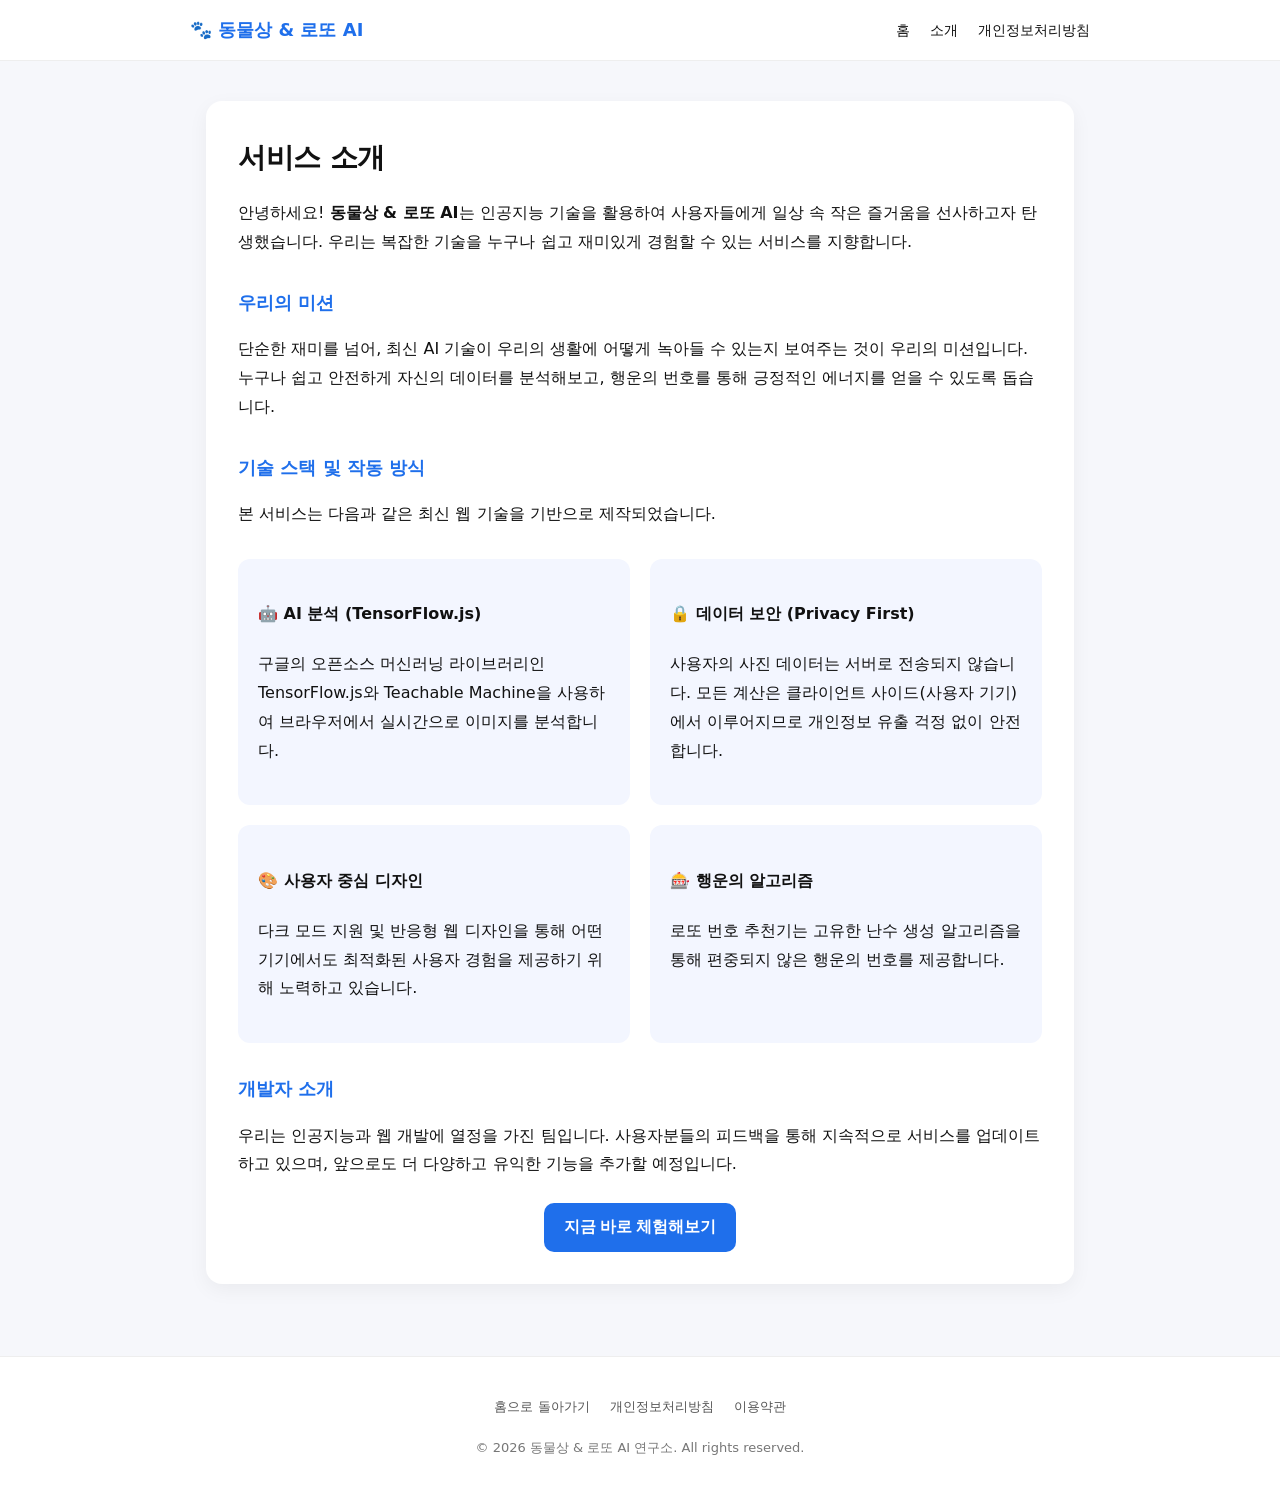
<file: about.html>
<!doctype html>
<html lang="ko">
<head>
  <!-- Google tag (gtag.js) -->
  <script async src="https://www.googletagmanager.com/gtag/js?id=G-LR6Z3DW0JQ"></script>
  <script>
    window.dataLayer = window.dataLayer || [];
    function gtag(){dataLayer.push(arguments);}
    gtag('js', new Date());

    gtag('config', 'G-LR6Z3DW0JQ');
  </script>
  <script type="text/javascript">
    (function(c,l,a,r,i,t,y){
        c[a]=c[a]||function(){(c[a].q=c[a].q||[]).push(arguments)};
        t=l.createElement(r);t.async=1;t.src="https://www.clarity.ms/tag/"+i;
        y=l.getElementsByTagName(r)[0];y.parentNode.insertBefore(t,y);
    })(window, document, "clarity", "script", "vo048apduf");
  </script>
  <meta charset="utf-8" />
  <meta name="viewport" content="width=device-width,initial-scale=1" />
  <title>서비스 소개 - 동물상 & 로또 AI</title>
  <link rel="stylesheet" href="style.css">
  <style>
    .about-content {
      line-height: 1.8;
      text-align: left;
    }
    .about-content h3 {
      margin-top: 30px;
      color: var(--btn-bg);
    }
    .about-content p {
      margin-bottom: 20px;
    }
    .features-list {
      display: grid;
      grid-template-columns: 1fr 1fr;
      gap: 20px;
      margin-top: 30px;
    }
    .feature-item {
      background: var(--set-bg);
      padding: 20px;
      border-radius: 12px;
    }
    @media (max-width: 600px) {
      .features-list { grid-template-columns: 1fr; }
    }
  </style>
</head>
<body>
  <header>
    <div class="nav-container">
      <a href="/" class="logo">🐾 동물상 & 로또 AI</a>
      <nav class="nav-links">
        <a href="/">홈</a>
        <a href="about.html">소개</a>
        <a href="privacy-policy.html">개인정보처리방침</a>
      </nav>
    </div>
  </header>

  <div class="wrap">
    <div class="card about-content">
      <h1>서비스 소개</h1>
      <p>안녕하세요! <strong>동물상 & 로또 AI</strong>는 인공지능 기술을 활용하여 사용자들에게 일상 속 작은 즐거움을 선사하고자 탄생했습니다. 우리는 복잡한 기술을 누구나 쉽고 재미있게 경험할 수 있는 서비스를 지향합니다.</p>

      <h3>우리의 미션</h3>
      <p>단순한 재미를 넘어, 최신 AI 기술이 우리의 생활에 어떻게 녹아들 수 있는지 보여주는 것이 우리의 미션입니다. 누구나 쉽고 안전하게 자신의 데이터를 분석해보고, 행운의 번호를 통해 긍정적인 에너지를 얻을 수 있도록 돕습니다.</p>

      <h3>기술 스택 및 작동 방식</h3>
      <p>본 서비스는 다음과 같은 최신 웹 기술을 기반으로 제작되었습니다.</p>
      <div class="features-list">
        <div class="feature-item">
          <h4>🤖 AI 분석 (TensorFlow.js)</h4>
          <p>구글의 오픈소스 머신러닝 라이브러리인 TensorFlow.js와 Teachable Machine을 사용하여 브라우저에서 실시간으로 이미지를 분석합니다.</p>
        </div>
        <div class="feature-item">
          <h4>🔒 데이터 보안 (Privacy First)</h4>
          <p>사용자의 사진 데이터는 서버로 전송되지 않습니다. 모든 계산은 클라이언트 사이드(사용자 기기)에서 이루어지므로 개인정보 유출 걱정 없이 안전합니다.</p>
        </div>
        <div class="feature-item">
          <h4>🎨 사용자 중심 디자인</h4>
          <p>다크 모드 지원 및 반응형 웹 디자인을 통해 어떤 기기에서도 최적화된 사용자 경험을 제공하기 위해 노력하고 있습니다.</p>
        </div>
        <div class="feature-item">
          <h4>🎰 행운의 알고리즘</h4>
          <p>로또 번호 추천기는 고유한 난수 생성 알고리즘을 통해 편중되지 않은 행운의 번호를 제공합니다.</p>
        </div>
      </div>

      <h3 class="mt-4">개발자 소개</h3>
      <p>우리는 인공지능과 웹 개발에 열정을 가진 팀입니다. 사용자분들의 피드백을 통해 지속적으로 서비스를 업데이트하고 있으며, 앞으로도 더 다양하고 유익한 기능을 추가할 예정입니다.</p>

      <div class="text-center mt-4">
        <a href="/"><button>지금 바로 체험해보기</button></a>
      </div>
    </div>
  </div>

  <footer>
    <div class="footer-links">
      <a href="/">홈으로 돌아가기</a>
      <a href="privacy-policy.html">개인정보처리방침</a>
      <a href="terms.html">이용약관</a>
    </div>
    <div>
      &copy; 2026 동물상 & 로또 AI 연구소. All rights reserved.
    </div>
  </footer>
</body>
</html>
</file>
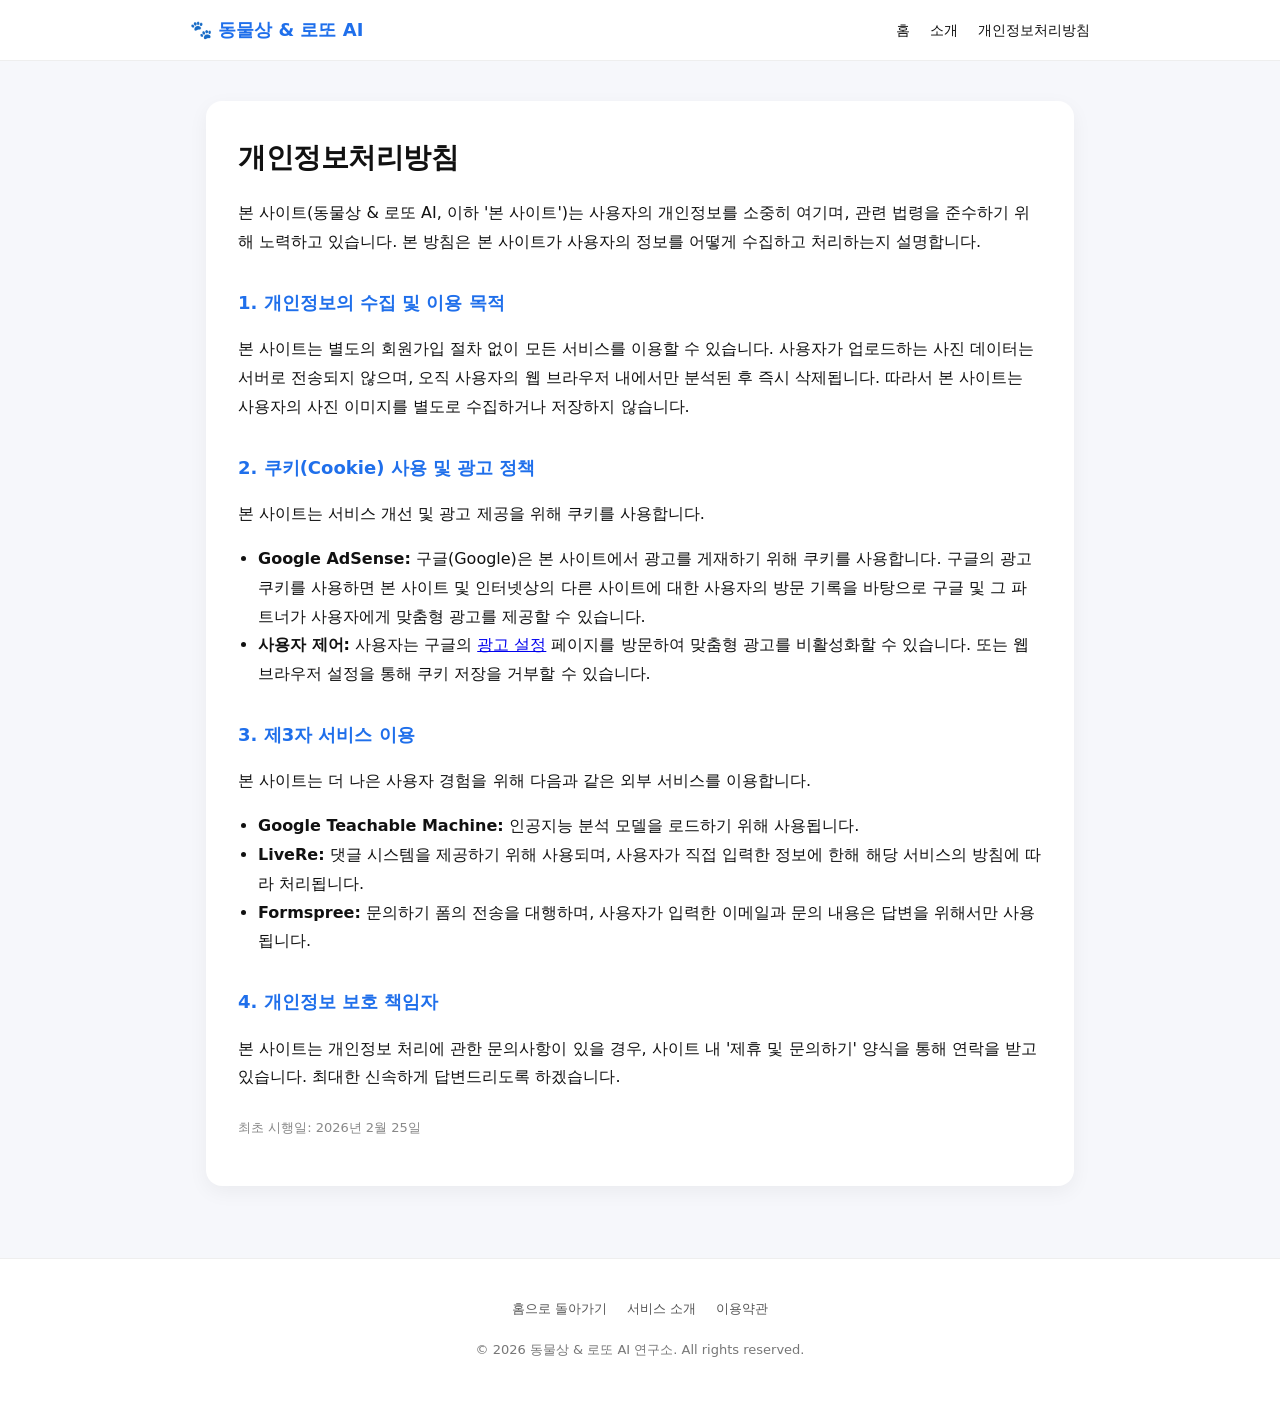
<file: privacy-policy.html>
<!doctype html>
<html lang="ko">
<head>
  <!-- Google tag (gtag.js) -->
  <script async src="https://www.googletagmanager.com/gtag/js?id=G-LR6Z3DW0JQ"></script>
  <script>
    window.dataLayer = window.dataLayer || [];
    function gtag(){dataLayer.push(arguments);}
    gtag('js', new Date());

    gtag('config', 'G-LR6Z3DW0JQ');
  </script>
  <script type="text/javascript">
    (function(c,l,a,r,i,t,y){
        c[a]=c[a]||function(){(c[a].q=c[a].q||[]).push(arguments)};
        t=l.createElement(r);t.async=1;t.src="https://www.clarity.ms/tag/"+i;
        y=l.getElementsByTagName(r)[0];y.parentNode.insertBefore(t,y);
    })(window, document, "clarity", "script", "vo048apduf");
  </script>
  <meta charset="utf-8" />
  <meta name="viewport" content="width=device-width,initial-scale=1" />
  <title>개인정보처리방침 - 동물상 & 로또 AI</title>
  <link rel="stylesheet" href="style.css">
  <style>
    .policy-content {
      line-height: 1.8;
      text-align: left;
    }
    .policy-content h3 {
      margin-top: 30px;
      color: var(--btn-bg);
    }
    .policy-content p {
      margin-bottom: 15px;
    }
    .policy-content ul {
      margin-bottom: 20px;
      padding-left: 20px;
    }
  </style>
</head>
<body>
  <header>
    <div class="nav-container">
      <a href="/" class="logo">🐾 동물상 & 로또 AI</a>
      <nav class="nav-links">
        <a href="/">홈</a>
        <a href="about.html">소개</a>
        <a href="privacy-policy.html">개인정보처리방침</a>
      </nav>
    </div>
  </header>

  <div class="wrap">
    <div class="card policy-content">
      <h1>개인정보처리방침</h1>
      <p>본 사이트(동물상 & 로또 AI, 이하 '본 사이트')는 사용자의 개인정보를 소중히 여기며, 관련 법령을 준수하기 위해 노력하고 있습니다. 본 방침은 본 사이트가 사용자의 정보를 어떻게 수집하고 처리하는지 설명합니다.</p>

      <h3>1. 개인정보의 수집 및 이용 목적</h3>
      <p>본 사이트는 별도의 회원가입 절차 없이 모든 서비스를 이용할 수 있습니다. 사용자가 업로드하는 사진 데이터는 서버로 전송되지 않으며, 오직 사용자의 웹 브라우저 내에서만 분석된 후 즉시 삭제됩니다. 따라서 본 사이트는 사용자의 사진 이미지를 별도로 수집하거나 저장하지 않습니다.</p>

      <h3>2. 쿠키(Cookie) 사용 및 광고 정책</h3>
      <p>본 사이트는 서비스 개선 및 광고 제공을 위해 쿠키를 사용합니다.</p>
      <ul>
        <li><strong>Google AdSense:</strong> 구글(Google)은 본 사이트에서 광고를 게재하기 위해 쿠키를 사용합니다. 구글의 광고 쿠키를 사용하면 본 사이트 및 인터넷상의 다른 사이트에 대한 사용자의 방문 기록을 바탕으로 구글 및 그 파트너가 사용자에게 맞춤형 광고를 제공할 수 있습니다.</li>
        <li><strong>사용자 제어:</strong> 사용자는 구글의 <a href="https://adssettings.google.com" target="_blank">광고 설정</a> 페이지를 방문하여 맞춤형 광고를 비활성화할 수 있습니다. 또는 웹 브라우저 설정을 통해 쿠키 저장을 거부할 수 있습니다.</li>
      </ul>

      <h3>3. 제3자 서비스 이용</h3>
      <p>본 사이트는 더 나은 사용자 경험을 위해 다음과 같은 외부 서비스를 이용합니다.</p>
      <ul>
        <li><strong>Google Teachable Machine:</strong> 인공지능 분석 모델을 로드하기 위해 사용됩니다.</li>
        <li><strong>LiveRe:</strong> 댓글 시스템을 제공하기 위해 사용되며, 사용자가 직접 입력한 정보에 한해 해당 서비스의 방침에 따라 처리됩니다.</li>
        <li><strong>Formspree:</strong> 문의하기 폼의 전송을 대행하며, 사용자가 입력한 이메일과 문의 내용은 답변을 위해서만 사용됩니다.</li>
      </ul>

      <h3>4. 개인정보 보호 책임자</h3>
      <p>본 사이트는 개인정보 처리에 관한 문의사항이 있을 경우, 사이트 내 '제휴 및 문의하기' 양식을 통해 연락을 받고 있습니다. 최대한 신속하게 답변드리도록 하겠습니다.</p>

      <p class="mt-4" style="font-size: 13px; color: #888;">최초 시행일: 2026년 2월 25일</p>
    </div>
  </div>

  <footer>
    <div class="footer-links">
      <a href="/">홈으로 돌아가기</a>
      <a href="about.html">서비스 소개</a>
      <a href="terms.html">이용약관</a>
    </div>
    <div>
      &copy; 2026 동물상 & 로또 AI 연구소. All rights reserved.
    </div>
  </footer>
</body>
</html>
</file>
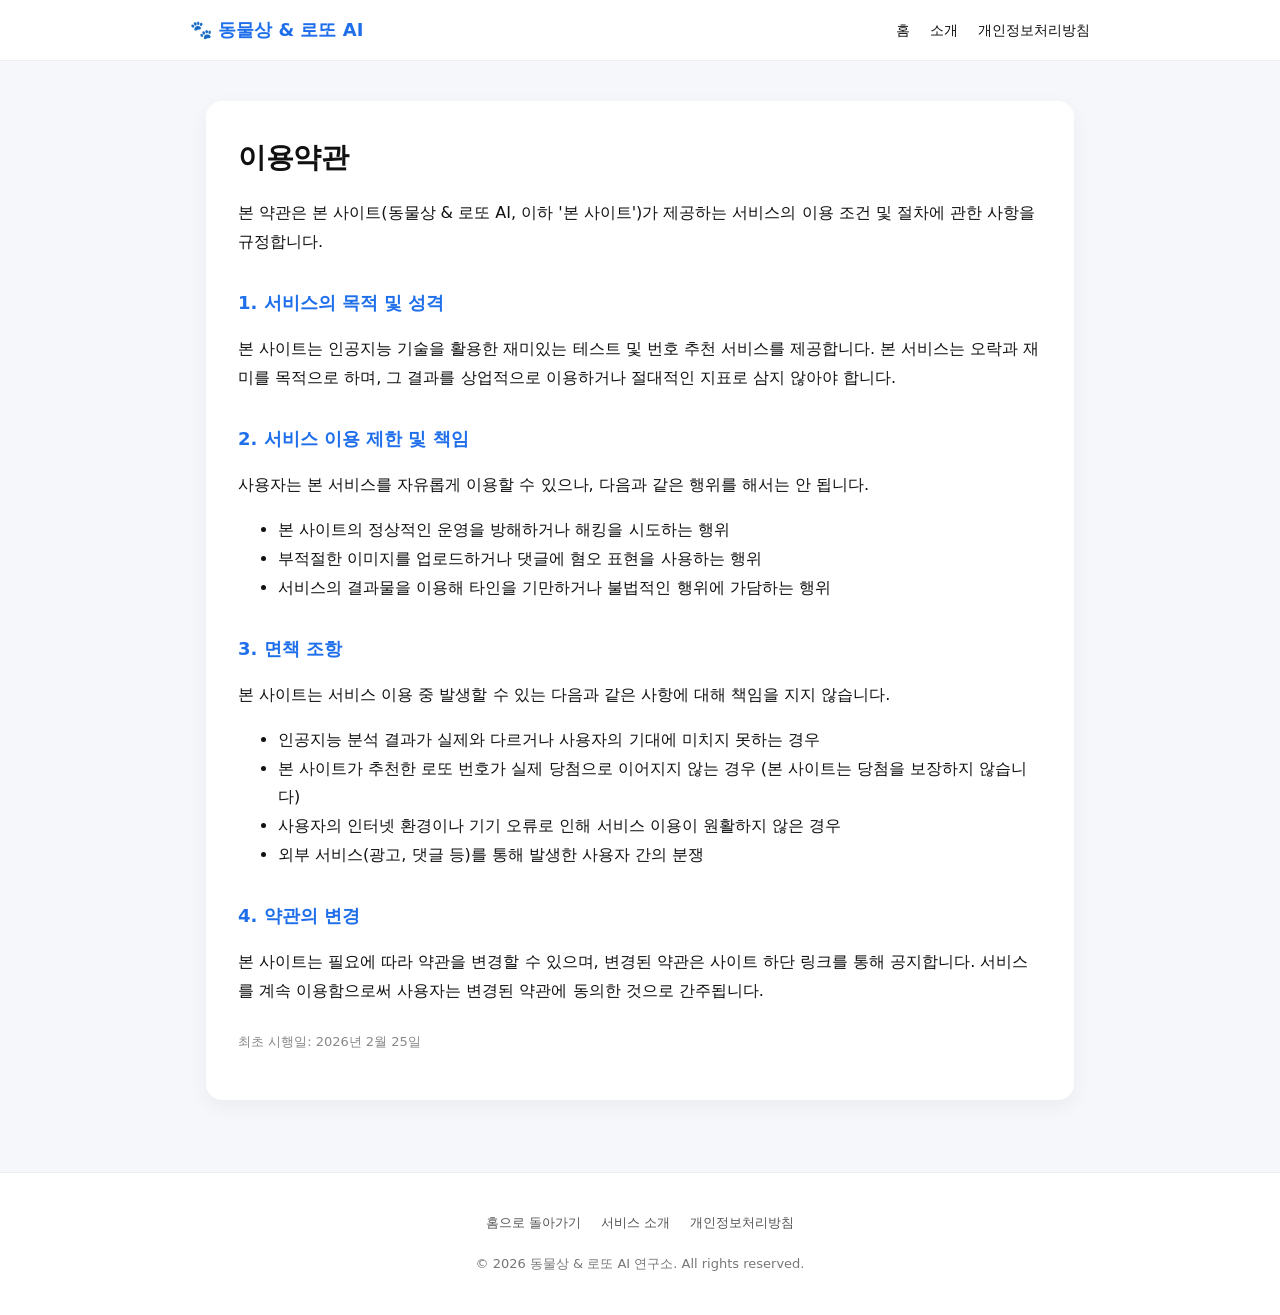
<file: terms.html>
<!doctype html>
<html lang="ko">
<head>
  <!-- Google tag (gtag.js) -->
  <script async src="https://www.googletagmanager.com/gtag/js?id=G-LR6Z3DW0JQ"></script>
  <script>
    window.dataLayer = window.dataLayer || [];
    function gtag(){dataLayer.push(arguments);}
    gtag('js', new Date());

    gtag('config', 'G-LR6Z3DW0JQ');
  </script>
  <script type="text/javascript">
    (function(c,l,a,r,i,t,y){
        c[a]=c[a]||function(){(c[a].q=c[a].q||[]).push(arguments)};
        t=l.createElement(r);t.async=1;t.src="https://www.clarity.ms/tag/"+i;
        y=l.getElementsByTagName(r)[0];y.parentNode.insertBefore(t,y);
    })(window, document, "clarity", "script", "vo048apduf");
  </script>
  <meta charset="utf-8" />
  <meta name="viewport" content="width=device-width,initial-scale=1" />
  <title>이용약관 - 동물상 & 로또 AI</title>
  <link rel="stylesheet" href="style.css">
  <style>
    .terms-content {
      line-height: 1.8;
      text-align: left;
    }
    .terms-content h3 {
      margin-top: 30px;
      color: var(--btn-bg);
    }
    .terms-content p {
      margin-bottom: 15px;
    }
  </style>
</head>
<body>
  <header>
    <div class="nav-container">
      <a href="/" class="logo">🐾 동물상 & 로또 AI</a>
      <nav class="nav-links">
        <a href="/">홈</a>
        <a href="about.html">소개</a>
        <a href="privacy-policy.html">개인정보처리방침</a>
      </nav>
    </div>
  </header>

  <div class="wrap">
    <div class="card terms-content">
      <h1>이용약관</h1>
      <p>본 약관은 본 사이트(동물상 & 로또 AI, 이하 '본 사이트')가 제공하는 서비스의 이용 조건 및 절차에 관한 사항을 규정합니다.</p>

      <h3>1. 서비스의 목적 및 성격</h3>
      <p>본 사이트는 인공지능 기술을 활용한 재미있는 테스트 및 번호 추천 서비스를 제공합니다. 본 서비스는 오락과 재미를 목적으로 하며, 그 결과를 상업적으로 이용하거나 절대적인 지표로 삼지 않아야 합니다.</p>

      <h3>2. 서비스 이용 제한 및 책임</h3>
      <p>사용자는 본 서비스를 자유롭게 이용할 수 있으나, 다음과 같은 행위를 해서는 안 됩니다.</p>
      <ul>
        <li>본 사이트의 정상적인 운영을 방해하거나 해킹을 시도하는 행위</li>
        <li>부적절한 이미지를 업로드하거나 댓글에 혐오 표현을 사용하는 행위</li>
        <li>서비스의 결과물을 이용해 타인을 기만하거나 불법적인 행위에 가담하는 행위</li>
      </ul>

      <h3>3. 면책 조항</h3>
      <p>본 사이트는 서비스 이용 중 발생할 수 있는 다음과 같은 사항에 대해 책임을 지지 않습니다.</p>
      <ul>
        <li>인공지능 분석 결과가 실제와 다르거나 사용자의 기대에 미치지 못하는 경우</li>
        <li>본 사이트가 추천한 로또 번호가 실제 당첨으로 이어지지 않는 경우 (본 사이트는 당첨을 보장하지 않습니다)</li>
        <li>사용자의 인터넷 환경이나 기기 오류로 인해 서비스 이용이 원활하지 않은 경우</li>
        <li>외부 서비스(광고, 댓글 등)를 통해 발생한 사용자 간의 분쟁</li>
      </ul>

      <h3>4. 약관의 변경</h3>
      <p>본 사이트는 필요에 따라 약관을 변경할 수 있으며, 변경된 약관은 사이트 하단 링크를 통해 공지합니다. 서비스를 계속 이용함으로써 사용자는 변경된 약관에 동의한 것으로 간주됩니다.</p>

      <p class="mt-4" style="font-size: 13px; color: #888;">최초 시행일: 2026년 2월 25일</p>
    </div>
  </div>

  <footer>
    <div class="footer-links">
      <a href="/">홈으로 돌아가기</a>
      <a href="about.html">서비스 소개</a>
      <a href="privacy-policy.html">개인정보처리방침</a>
    </div>
    <div>
      &copy; 2026 동물상 & 로또 AI 연구소. All rights reserved.
    </div>
  </footer>
</body>
</html>
</file>
<file: style.css>
/* Global box-sizing for all elements to prevent overflow */
* {
  box-sizing: border-box;
}

:root {
  --bg-color: #f6f7fb;
  --text-color: #111;
  --card-bg: #fff;
  --card-shadow: rgba(0,0,0,0.05);
  --btn-bg: #1f6feb;
  --btn-color: white;
  --set-bg: #f3f6ff;
  --ball-bg: #fff;
  --ball-border: #ddd;
  --progress-bg: #e0e0e0;
  --nav-bg: #fff;
  --nav-border: #eee;
}

body.dark-mode {
  --bg-color: #0d1117;
  --text-color: #c9d1d9;
  --card-bg: #161b22;
  --card-shadow: rgba(0,0,0,0.3);
  --btn-bg: #238636;
  --btn-color: white;
  --set-bg: #21262d;
  --ball-bg: #30363d;
  --ball-border: #444c56;
  --progress-bg: #30363d;
  --nav-bg: #161b22;
  --nav-border: #30363d;
}

body {
  margin: 0;
  font-family: system-ui, -apple-system, "Noto Sans KR", sans-serif;
  background: var(--bg-color);
  color: var(--text-color);
  transition: background 0.3s, color 0.3s;
  overflow-x: hidden;
  line-height: 1.6;
}

/* Navigation Styles */
header {
  background: var(--nav-bg);
  border-bottom: 1px solid var(--nav-border);
  position: sticky;
  top: 0;
  z-index: 100;
  padding: 0 16px;
}

.nav-container {
  max-width: 900px;
  margin: 0 auto;
  display: flex;
  justify-content: space-between;
  align-items: center;
  height: 60px;
}

.nav-links {
  display: flex;
  gap: 20px;
}

.nav-links a {
  text-decoration: none;
  color: var(--text-color);
  font-size: 14px;
  font-weight: 500;
  transition: color 0.3s;
}

.nav-links a:hover {
  color: var(--btn-bg);
}

.logo {
  font-weight: 800;
  font-size: 18px;
  color: var(--btn-bg);
  text-decoration: none;
}

.wrap {
  max-width: 900px;
  margin: 0 auto;
  padding: 40px 16px;
  width: 100%;
}

.card {
  background: var(--card-bg);
  border-radius: 16px;
  padding: 32px;
  box-shadow: 0 6px 20px var(--card-shadow);
  margin-bottom: 32px;
  width: 100%;
}

.header-main {
  display: flex;
  justify-content: space-between;
  align-items: center;
  margin-bottom: 24px;
}

h1 { margin: 0; font-size: 28px; letter-spacing: -0.5px; }
h2 { margin-top: 0; font-size: 22px; margin-bottom: 16px; border-bottom: 2px solid var(--btn-bg); display: inline-block; padding-bottom: 4px; }
h3 { font-size: 18px; margin-top: 24px; margin-bottom: 12px; }

p {
  margin-bottom: 16px;
}

button {
  border: 0;
  background: var(--btn-bg);
  color: var(--btn-color);
  padding: 14px 20px;
  border-radius: 10px;
  font-weight: 700;
  cursor: pointer;
  transition: background 0.3s, transform 0.1s;
  font-size: 16px;
}

button:hover { opacity: 0.9; transform: translateY(-1px); }
button:active { transform: translateY(0); }

#themeToggle {
  background: transparent;
  border: 1px solid var(--btn-bg);
  color: var(--btn-bg);
  padding: 6px 12px;
  font-size: 12px;
}

body.dark-mode #themeToggle {
  border-color: #c9d1d9;
  color: #c9d1d9;
}

/* AI Section Styles */
#image-selector {
  width: 100%;
  border: 3px dashed var(--ball-border);
  border-radius: 16px;
  padding: 60px 20px;
  text-align: center;
  cursor: pointer;
  margin-bottom: 24px;
  transition: all 0.3s;
  background: rgba(0,0,0,0.02);
}

#image-selector:hover { border-color: var(--btn-bg); background: rgba(31, 111, 235, 0.05); }
#image-selector span { font-size: 18px; font-weight: 600; color: #666; }

#preview-image {
  max-width: 100%;
  max-height: 400px;
  height: auto;
  border-radius: 12px;
  display: none;
  margin: 0 auto 24px;
  box-shadow: 0 4px 12px rgba(0,0,0,0.1);
}

.result-label {
  font-weight: 700;
  margin-bottom: 8px;
  display: flex;
  justify-content: space-between;
  font-size: 16px;
}

.progress-bar {
  width: 100%;
  height: 16px;
  background: var(--progress-bg);
  border-radius: 8px;
  overflow: hidden;
  margin-bottom: 20px;
}

.progress-fill {
  height: 100%;
  background: linear-gradient(90deg, var(--btn-bg), #60a5fa);
  width: 0%;
  transition: width 1s cubic-bezier(0.17, 0.67, 0.83, 0.67);
}

/* Lotto Styles */
.result { display: flex; flex-direction: column; gap: 16px; margin-top: 20px; }
.set {
  display: flex; gap: 10px; flex-wrap: wrap; padding: 16px;
  border-radius: 14px; background: var(--set-bg);
  align-items: center;
}
.ball {
  width: 44px; height: 44px; border-radius: 50%;
  background: var(--ball-bg); border: 1px solid var(--ball-border);
  display: flex; align-items: center; justify-content: center;
  font-weight: bold; box-shadow: 0 2px 6px rgba(0,0,0,0.08);
  color: var(--text-color);
  font-size: 16px;
}
.set-label { width: 70px; font-weight: 700; display: flex; align-items: center; font-size: 14px; color: var(--btn-bg); }

/* Form Styles */
.form-group { margin-bottom: 20px; }
.form-group label { display: block; font-size: 14px; font-weight: 600; margin-bottom: 8px; }
.form-group input, .form-group textarea {
  width: 100%; padding: 14px; border-radius: 10px;
  border: 1px solid var(--ball-border); background: var(--ball-bg);
  color: var(--text-color); box-sizing: border-box; font-family: inherit;
  font-size: 15px;
}
.form-group input:focus, .form-group textarea:focus {
  outline: none;
  border-color: var(--btn-bg);
  box-shadow: 0 0 0 3px rgba(31, 111, 235, 0.1);
}

#loading-msg {
  padding: 30px;
  font-weight: 600;
  color: var(--btn-bg);
  text-align: center;
}

.retry-btn {
  margin-top: 20px;
  background: transparent;
  color: var(--text-color);
  border: 1px solid var(--ball-border);
  font-size: 14px;
  padding: 10px 16px;
}

/* Footer Styles */
footer {
  background: var(--nav-bg);
  border-top: 1px solid var(--nav-border);
  padding: 40px 16px;
  text-align: center;
  font-size: 13px;
  color: #777;
}

.footer-links {
  margin-bottom: 20px;
  display: flex;
  justify-content: center;
  gap: 20px;
}

.footer-links a {
  text-decoration: none;
  color: #555;
  transition: color 0.3s;
}

.footer-links a:hover {
  color: var(--btn-bg);
}

.info-text {
  font-size: 14px;
  color: var(--text-color);
  opacity: 0.8;
  margin-bottom: 24px;
}

.badge-container {
  display: flex;
  gap: 8px;
  justify-content: center;
  margin-top: 10px;
}

.badge {
  font-size: 11px;
  padding: 4px 8px;
  border-radius: 4px;
  background: #eee;
  color: #666;
}

/* Utility */
.text-center { text-align: center; }
.mt-4 { margin-top: 1.5rem; }
.mb-4 { margin-bottom: 1.5rem; }
</file>
